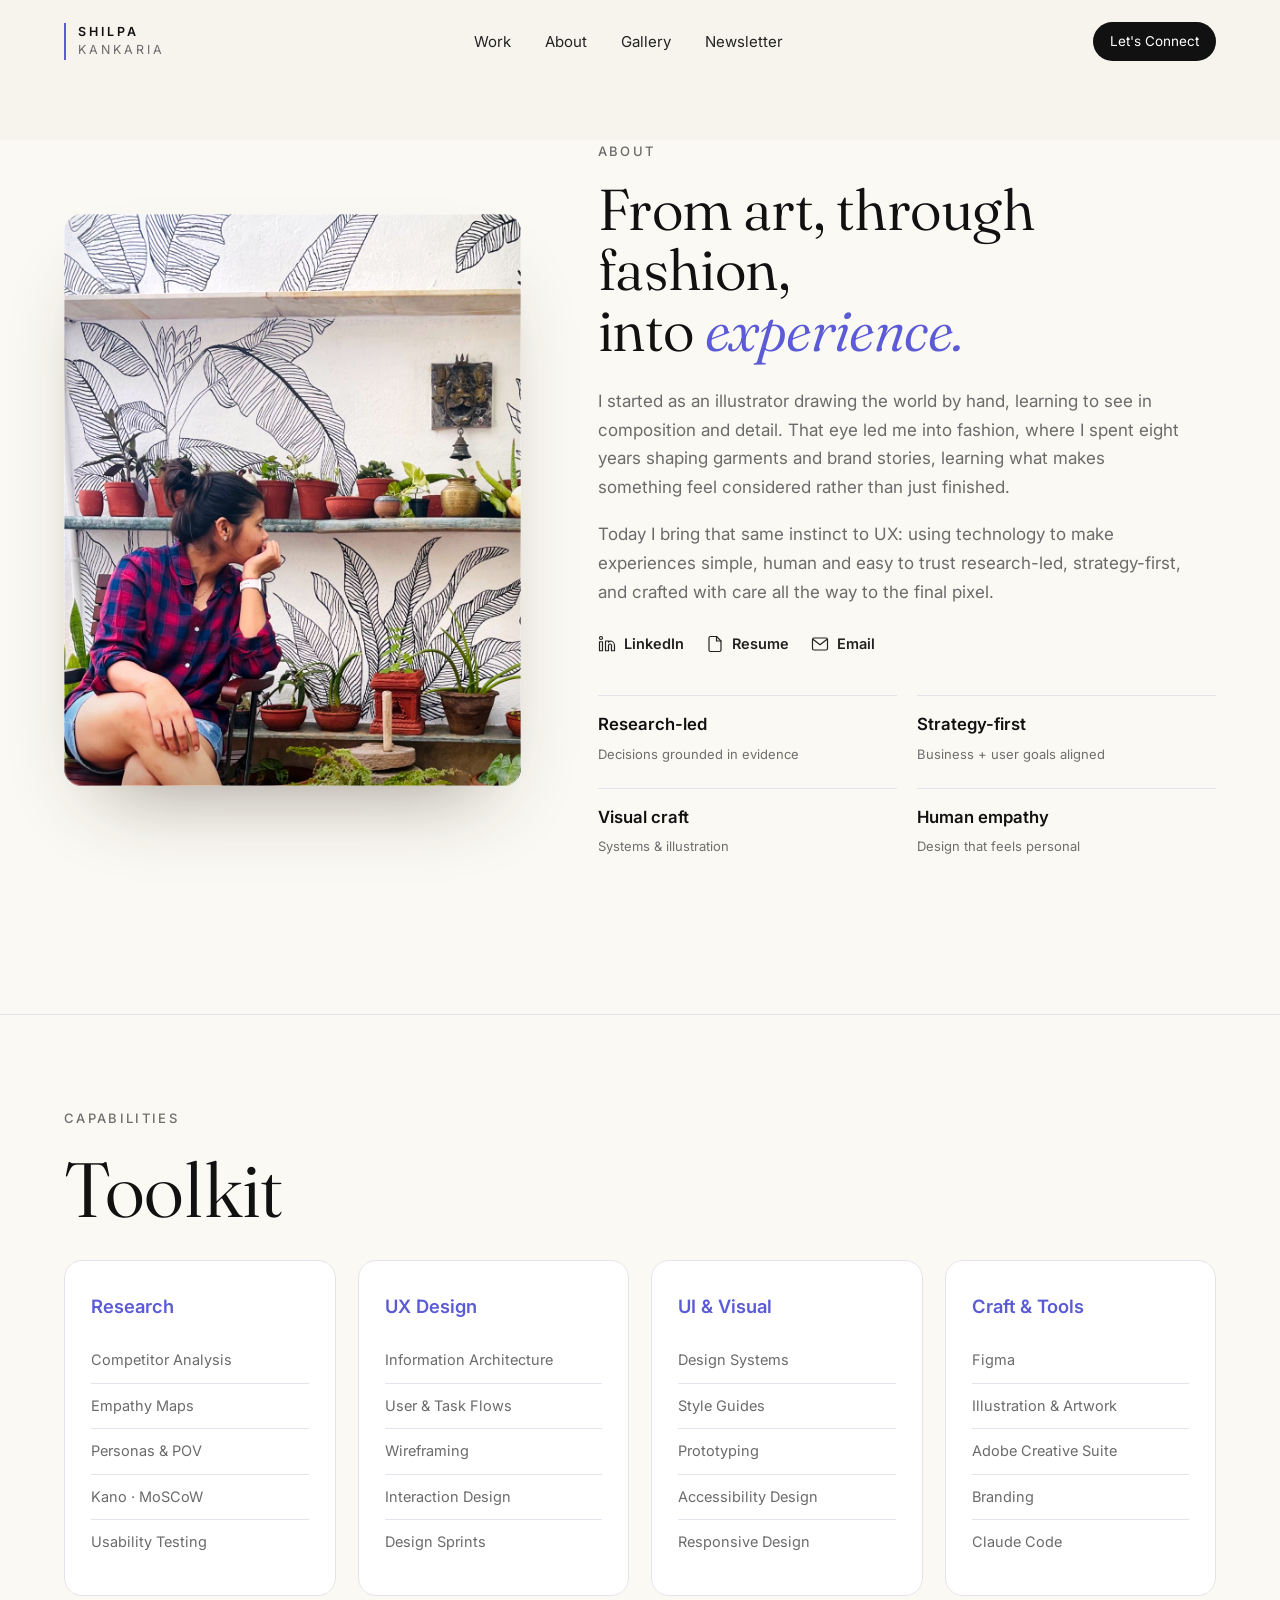
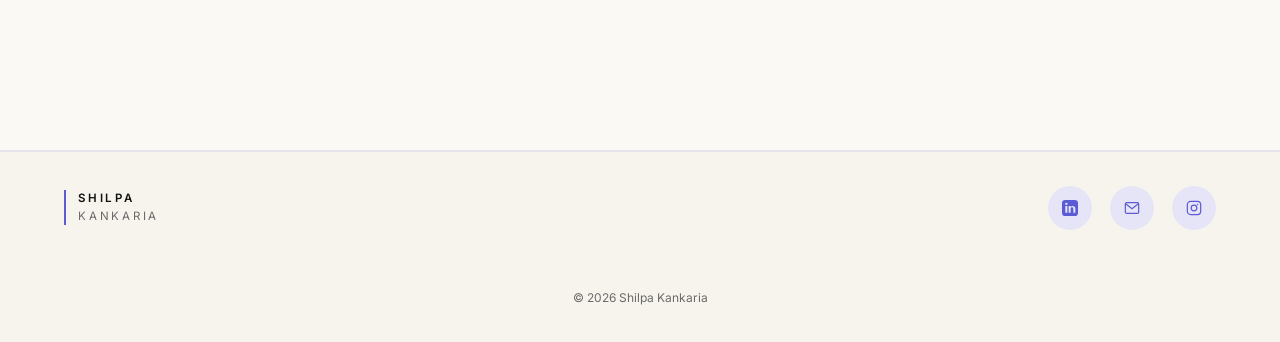
<file: about.html>
<!DOCTYPE html>
<html lang="en">
<head>
<meta charset="UTF-8" />
<meta name="viewport" content="width=device-width, initial-scale=1.0" />
<link rel="icon" type="image/png" sizes="32x32" href="/assets/favicon-32.png" />
<link rel="icon" type="image/png" sizes="16x16" href="/assets/favicon-16.png" />
<link rel="apple-touch-icon" href="/assets/apple-touch-icon.png" />
<title>About Shilpa Kankaria</title>
<meta name="description" content="Shilpa Kankaria's path from art and fashion into UX design background, process (Discover, Define, Develop, Deliver), and toolkit." />
<meta property="og:title" content="About Shilpa Kankaria" />
<meta property="og:description" content="Shilpa Kankaria's path from art and fashion into UX design background, process, and toolkit." />
<meta property="og:image" content="https://www.shilpakankaria.com/assets/social-preview.jpg" />
<meta property="og:url" content="https://www.shilpakankaria.com/about.html" />
<meta property="og:type" content="profile" />
<meta name="twitter:card" content="summary_large_image" />
<meta name="twitter:title" content="About Shilpa Kankaria" />
<meta name="twitter:description" content="Shilpa Kankaria's path from art and fashion into UX design." />
<meta name="twitter:image" content="https://www.shilpakankaria.com/assets/social-preview.jpg" />
<link rel="preconnect" href="https://fonts.googleapis.com" />
<link rel="preconnect" href="https://fonts.gstatic.com" crossorigin />
<link href="https://fonts.googleapis.com/css2?family=Fraunces:ital,opsz,wght@0,9..144,300..900;1,9..144,300..900&family=Inter:wght@300;400;500;600;700;800&display=swap" rel="stylesheet" />
<link rel="stylesheet" href="styles.css" />
</head>
<body>
<div class="scroll-progress" id="scrollProgress"></div>
<div class="cursor" id="cursor"></div><div class="cursor-dot" id="cursorDot"></div>

<a class="skip-link" href="#main-content">Skip to main content</a>
<header class="nav scrolled" id="nav">
  <a href="index.html" class="nav-logo" aria-label="Shilpa Kankaria home"><span class="logo-stack">Shilpa<span>Kankaria</span></span></a>
    <nav class="nav-links" id="navLinks">
    <a href="work.html" data-link>Work</a>
    <a href="about.html" data-link>About</a>
    <a href="gallery.html" data-link>Gallery</a>
    <a href="newsletter.html" data-link>Newsletter</a>
  </nav>
  <a href="contact.html" class="nav-cta" data-hover>Let's Connect</a>
  <button class="nav-burger" id="navBurger" aria-label="Menu"><span></span><span></span></button>
</header>

<main id="main-content" style="padding-top:clamp(100px,12vw,140px)">
<section class="section about" style="padding-top:0">
  <div class="about-grid">
    <div class="about-portrait reveal">
      <img src="assets/profile/wallart-sitting.jpg" alt="Shilpa Kankaria sitting in front of her hand-painted botanical mural" class="about-img cover-img" />
    </div>
    <div class="about-copy">
      <p class="eyebrow reveal">About</p>
      <h1 class="about-title reveal">From art, through fashion,<br>into <em>experience.</em></h1>
      <p class="reveal">I started as an illustrator drawing the world by hand, learning to see in
      composition and detail. That eye led me into fashion, where I spent eight years shaping garments
      and brand stories, learning what makes something feel considered rather than just finished.</p>
      <p class="reveal">Today I bring that same instinct to UX: using technology to make experiences
      simple, human and easy to trust research-led, strategy-first, and crafted with care all the way
      to the final pixel.</p>
      <div class="about-links reveal">
        <a href="https://www.linkedin.com/in/shilpa-kankaria/" target="_blank" rel="noopener" data-hover>
          <svg viewBox="0 0 24 24" fill="none" stroke="currentColor" stroke-width="1.6" stroke-linecap="round" stroke-linejoin="round"><path d="M16 8a6 6 0 0 1 6 6v7h-4v-7a2 2 0 0 0-4 0v7h-4V8h4v1.5A6 6 0 0 1 16 8Z"/><rect x="2" y="9" width="4" height="12"/><circle cx="4" cy="4" r="2"/></svg>
          LinkedIn
        </a>
        <a href="assets/Shilpa-Resume.pdf" target="_blank" rel="noopener" data-hover>
          <svg viewBox="0 0 24 24" fill="none" stroke="currentColor" stroke-width="1.6" stroke-linecap="round" stroke-linejoin="round"><path d="M14 2H6a2 2 0 0 0-2 2v16a2 2 0 0 0 2 2h12a2 2 0 0 0 2-2V8Z"/><path d="M14 2v6h6"/></svg>
          Resume
        </a>
        <a href="mailto:shilpakankaria60@gmail.com" data-hover>
          <svg viewBox="0 0 24 24" fill="none" stroke="currentColor" stroke-width="1.6" stroke-linecap="round" stroke-linejoin="round"><rect x="2" y="4" width="20" height="16" rx="2"/><path d="m3 6 9 7 9-7"/></svg>
          Email
        </a>
      </div>
      <div class="about-pillars reveal">
        <div class="pillar"><strong>Research-led</strong><span>Decisions grounded in evidence</span></div>
        <div class="pillar"><strong>Strategy-first</strong><span>Business + user goals aligned</span></div>
        <div class="pillar"><strong>Visual craft</strong><span>Systems &amp; illustration</span></div>
        <div class="pillar"><strong>Human empathy</strong><span>Design that feels personal</span></div>
      </div>
    </div>
  </div>
</section>

<section class="section skills">
  <div class="skills-grid">
    <div class="skills-head reveal">
      <p class="eyebrow">Capabilities</p>
      <h2 class="section-title">Toolkit</h2>
    </div>
    <div class="skill-block reveal"><h3>Research</h3><ul><li>Competitor Analysis</li><li>Empathy Maps</li><li>Personas &amp; POV</li><li>Kano · MoSCoW</li><li>Usability Testing</li></ul></div>
    <div class="skill-block reveal"><h3>UX Design</h3><ul><li>Information Architecture</li><li>User &amp; Task Flows</li><li>Wireframing</li><li>Interaction Design</li><li>Design Sprints</li></ul></div>
    <div class="skill-block reveal"><h3>UI &amp; Visual</h3><ul><li>Design Systems</li><li>Style Guides</li><li>Prototyping</li><li>Accessibility Design</li><li>Responsive Design</li></ul></div>
    <div class="skill-block reveal"><h3>Craft &amp; Tools</h3><ul><li>Figma</li><li>Illustration &amp; Artwork</li><li>Adobe Creative Suite</li><li>Branding</li><li>Claude Code</li></ul></div>
  </div>
</section>
</main>

<footer class="footer">
  <div class="footer-row">
    <span class="footer-logo"><span class="logo-stack">Shilpa<span>Kankaria</span></span></span>
    <div class="footer-links">
      <a href="https://www.linkedin.com/in/shilpa-kankaria/" target="_blank" rel="noopener" aria-label="LinkedIn" data-hover><svg viewBox="0 0 24 24" fill="currentColor"><path d="M19 0H5a5 5 0 0 0-5 5v14a5 5 0 0 0 5 5h14a5 5 0 0 0 5-5V5a5 5 0 0 0-5-5ZM8 19H5V9h3ZM6.5 7.5A1.75 1.75 0 1 1 8.3 5.75 1.78 1.78 0 0 1 6.5 7.5ZM20 19h-3v-5.6c0-3.37-4-3.12-4 0V19h-3V9h3v1.76c1.4-2.59 7-2.78 7 2.48Z"/></svg></a>
      <a href="mailto:shilpakankaria60@gmail.com" aria-label="Email" data-hover><svg viewBox="0 0 24 24" fill="none" stroke="currentColor" stroke-width="1.8" stroke-linecap="round" stroke-linejoin="round"><rect x="2" y="4" width="20" height="16" rx="2"/><path d="m3 6 9 7 9-7"/></svg></a>
      <a href="https://www.instagram.com/spilled_hues" target="_blank" rel="noopener" aria-label="Instagram" data-hover><svg viewBox="0 0 24 24" fill="none" stroke="currentColor" stroke-width="1.8" stroke-linecap="round" stroke-linejoin="round"><rect x="2" y="2" width="20" height="20" rx="5"/><circle cx="12" cy="12" r="4.2"/><circle cx="17.3" cy="6.7" r="1.1" fill="currentColor" stroke="none"/></svg></a>
    </div>

    </div>
  <p class="footer-copy">&copy; 2026 Shilpa Kankaria</p>
</footer>
<script src="script.js"></script>
</body>
</html>
</file>
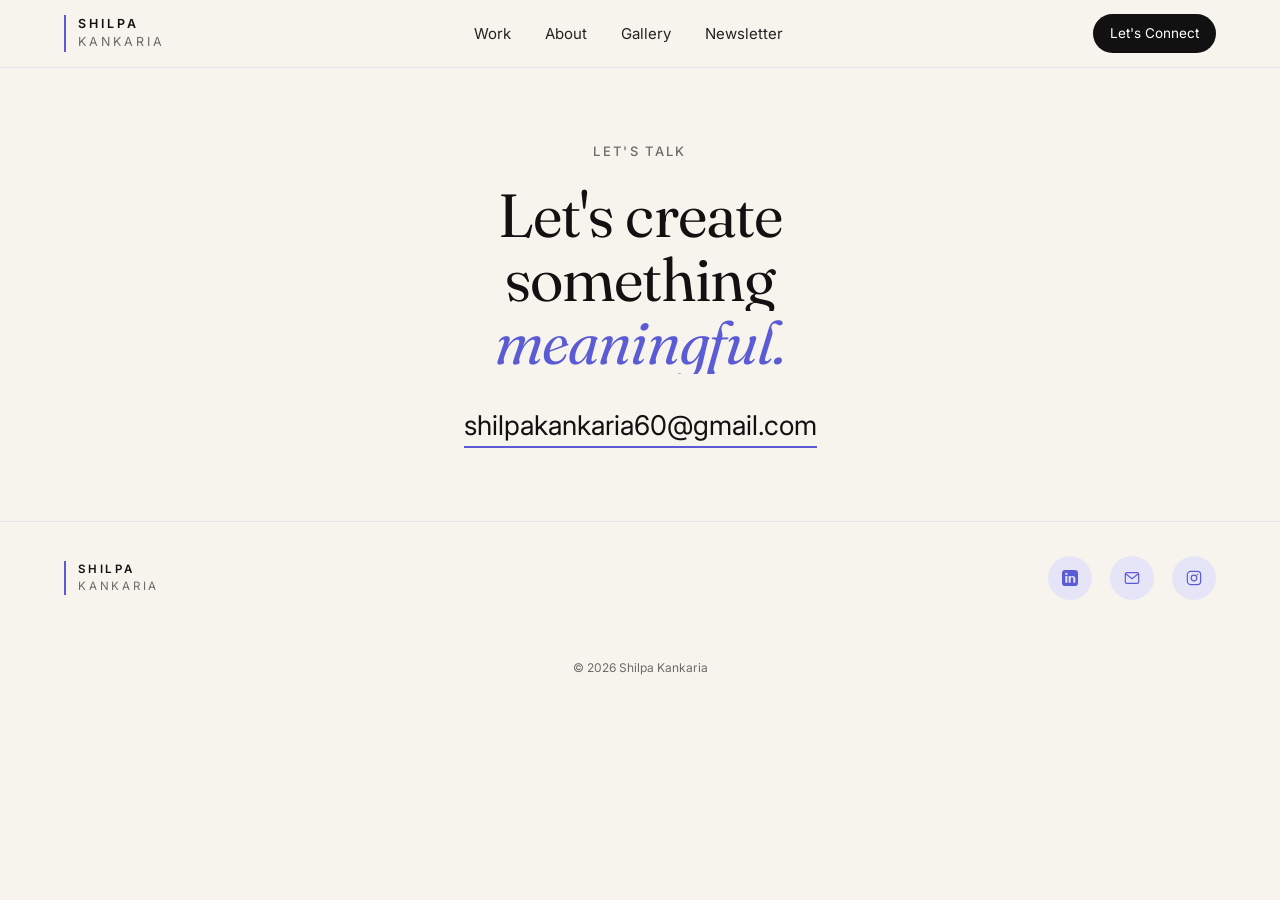
<file: contact.html>
<!DOCTYPE html>
<html lang="en">
<head>
<meta charset="UTF-8" />
<meta name="viewport" content="width=device-width, initial-scale=1.0" />
<link rel="icon" type="image/png" sizes="32x32" href="/assets/favicon-32.png" />
<link rel="icon" type="image/png" sizes="16x16" href="/assets/favicon-16.png" />
<link rel="apple-touch-icon" href="/assets/apple-touch-icon.png" />
<title>Contact Shilpa Kankaria</title>
<meta name="description" content="Get in touch with Shilpa Kankaria UX & product designer and illustrator, open to new collaborations." />
<meta property="og:title" content="Contact Shilpa Kankaria" />
<meta property="og:description" content="Get in touch with Shilpa Kankaria UX & product designer and illustrator, open to new collaborations." />
<meta property="og:image" content="https://www.shilpakankaria.com/assets/social-preview.jpg" />
<meta property="og:url" content="https://www.shilpakankaria.com/contact.html" />
<meta property="og:type" content="website" />
<meta name="twitter:card" content="summary_large_image" />
<meta name="twitter:title" content="Contact Shilpa Kankaria" />
<meta name="twitter:description" content="Get in touch with Shilpa Kankaria UX & product designer and illustrator, open to new collaborations." />
<meta name="twitter:image" content="https://www.shilpakankaria.com/assets/social-preview.jpg" />

<link rel="preconnect" href="https://fonts.googleapis.com" />
<link rel="preconnect" href="https://fonts.gstatic.com" crossorigin />
<link href="https://fonts.googleapis.com/css2?family=Fraunces:ital,opsz,wght@0,9..144,300..900;1,9..144,300..900&family=Inter:wght@300;400;500;600;700;800&display=swap" rel="stylesheet" />
<link rel="stylesheet" href="styles.css" />
</head>
<body>
<div class="scroll-progress" id="scrollProgress"></div>
<div class="cursor" id="cursor"></div><div class="cursor-dot" id="cursorDot"></div>

<a class="skip-link" href="#main-content">Skip to main content</a>
<header class="nav scrolled" id="nav">
  <a href="index.html" class="nav-logo" aria-label="Shilpa Kankaria home"><span class="logo-stack">Shilpa<span>Kankaria</span></span></a>
    <nav class="nav-links" id="navLinks">
    <a href="work.html" data-link>Work</a>
    <a href="about.html" data-link>About</a>
    <a href="gallery.html" data-link>Gallery</a>
    <a href="newsletter.html" data-link>Newsletter</a>
  </nav>
  <a href="contact.html" class="nav-cta" data-hover>Let's Connect</a>
  <button class="nav-burger" id="navBurger" aria-label="Menu"><span></span><span></span></button>
</header>

<main id="main-content" style="padding-top:clamp(100px,12vw,140px)">
<section class="section contact" style="padding-top:0">
  <p class="eyebrow reveal">Let's talk</p>
  <h1 class="contact-title">
    <span class="line"><span>Let's create</span></span>
    <span class="line"><span>something</span></span>
    <span class="line"><span><em>meaningful.</em></span></span>
  </h1>
  <a href="mailto:shilpakankaria60@gmail.com" class="contact-mail" data-hover>shilpakankaria60@gmail.com</a>
</section>
</main>

<footer class="footer">
  <div class="footer-row">
    <span class="footer-logo"><span class="logo-stack">Shilpa<span>Kankaria</span></span></span>
    <div class="footer-links">
      <a href="https://www.linkedin.com/in/shilpa-kankaria/" target="_blank" rel="noopener" aria-label="LinkedIn" data-hover><svg viewBox="0 0 24 24" fill="currentColor"><path d="M19 0H5a5 5 0 0 0-5 5v14a5 5 0 0 0 5 5h14a5 5 0 0 0 5-5V5a5 5 0 0 0-5-5ZM8 19H5V9h3ZM6.5 7.5A1.75 1.75 0 1 1 8.3 5.75 1.78 1.78 0 0 1 6.5 7.5ZM20 19h-3v-5.6c0-3.37-4-3.12-4 0V19h-3V9h3v1.76c1.4-2.59 7-2.78 7 2.48Z"/></svg></a>
      <a href="mailto:shilpakankaria60@gmail.com" aria-label="Email" data-hover><svg viewBox="0 0 24 24" fill="none" stroke="currentColor" stroke-width="1.8" stroke-linecap="round" stroke-linejoin="round"><rect x="2" y="4" width="20" height="16" rx="2"/><path d="m3 6 9 7 9-7"/></svg></a>
      <a href="https://www.instagram.com/spilled_hues" target="_blank" rel="noopener" aria-label="Instagram" data-hover><svg viewBox="0 0 24 24" fill="none" stroke="currentColor" stroke-width="1.8" stroke-linecap="round" stroke-linejoin="round"><rect x="2" y="2" width="20" height="20" rx="5"/><circle cx="12" cy="12" r="4.2"/><circle cx="17.3" cy="6.7" r="1.1" fill="currentColor" stroke="none"/></svg></a>
    </div>

    </div>
  <p class="footer-copy">&copy; 2026 Shilpa Kankaria</p>
</footer>
<script src="script.js"></script>
</body>
</html>
</file>
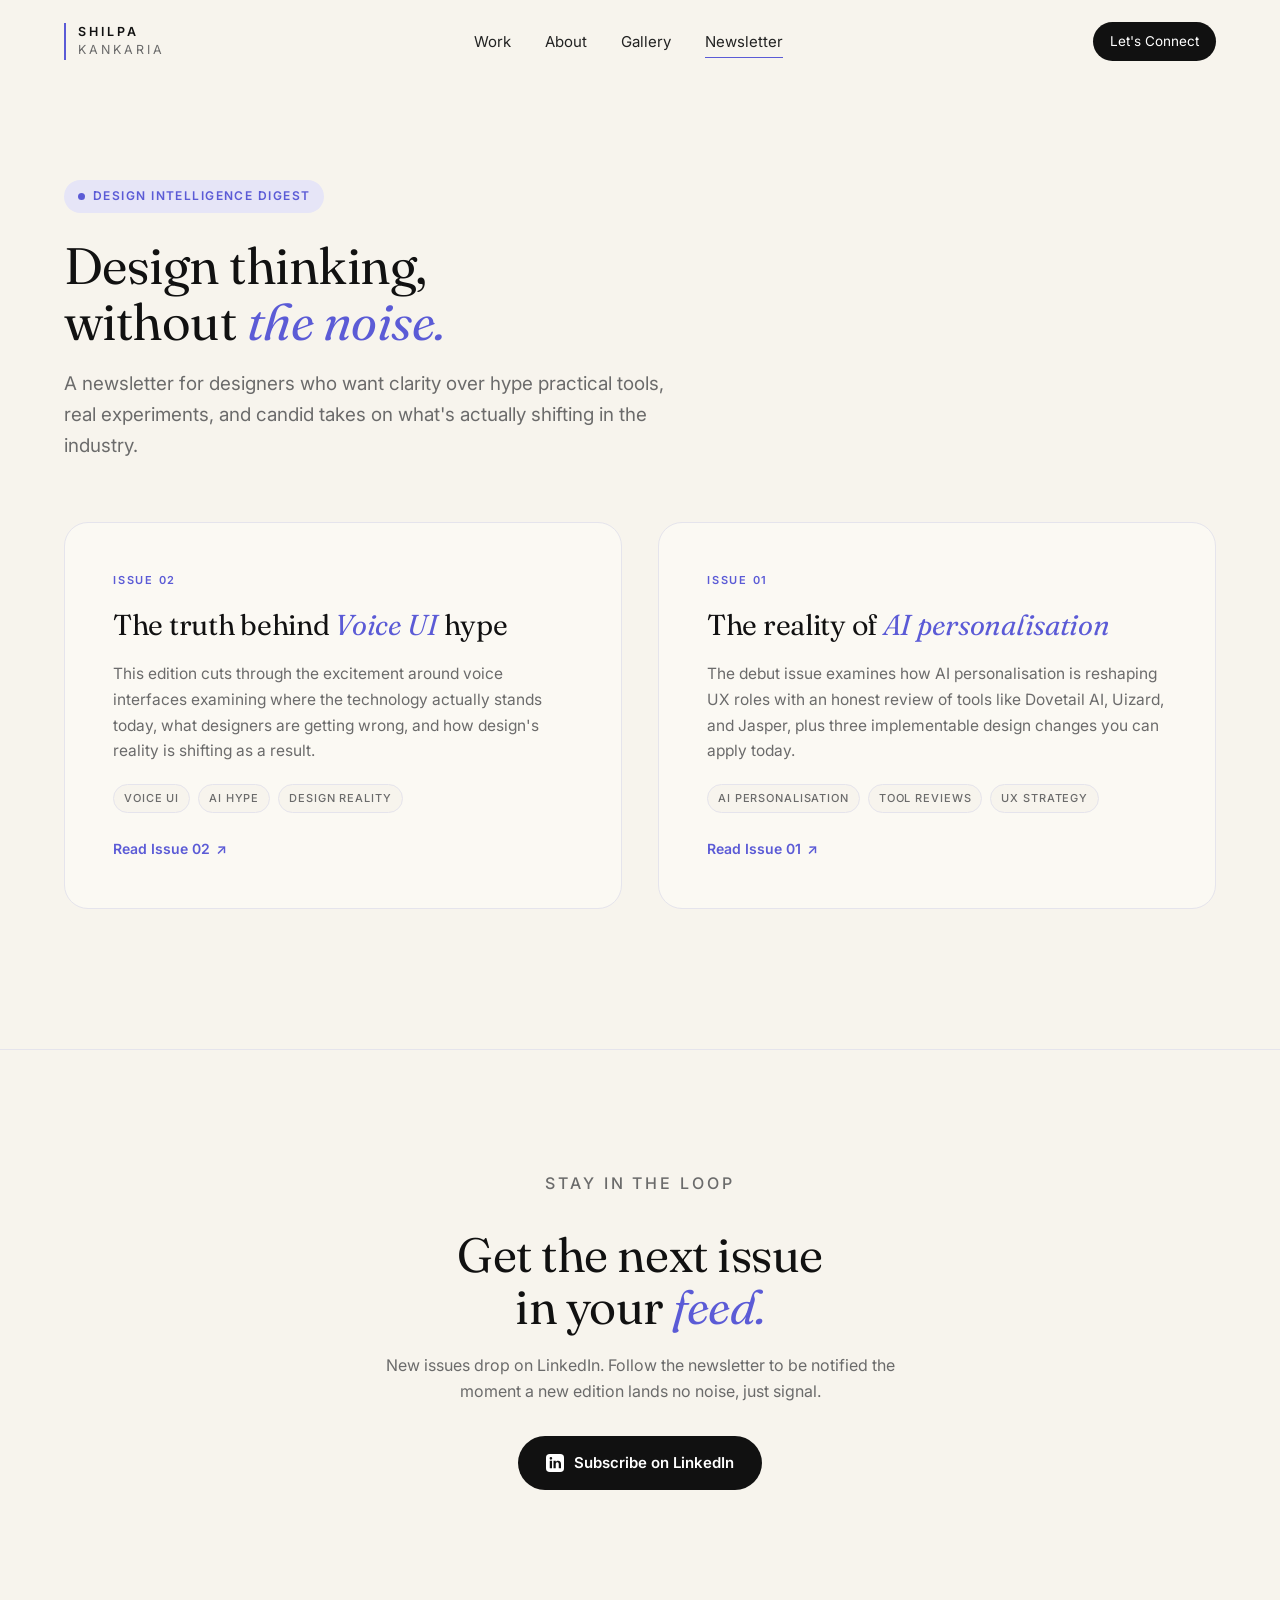
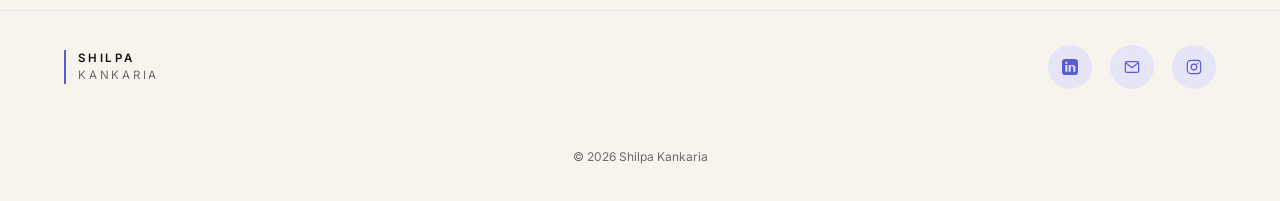
<file: newsletter.html>
<!DOCTYPE html>
<html lang="en">
<head>
<meta charset="UTF-8" />
<meta name="viewport" content="width=device-width, initial-scale=1.0" />
<link rel="icon" type="image/png" sizes="32x32" href="/assets/favicon-32.png" />
<link rel="icon" type="image/png" sizes="16x16" href="/assets/favicon-16.png" />
<link rel="apple-touch-icon" href="/assets/apple-touch-icon.png" />
<title>Newsletter Shilpa Kankaria</title>
<meta name="description" content="Design Intelligence Digest Shilpa Kankaria's newsletter on AI in UX, practical tools, and what actually works for designers today." />
<meta property="og:title" content="Design Intelligence Digest Shilpa Kankaria" />
<meta property="og:description" content="A newsletter on AI in UX, practical tools, and what actually works for designers today." />
<meta property="og:image" content="https://www.shilpakankaria.com/assets/social-preview.jpg" />
<meta property="og:url" content="https://www.shilpakankaria.com/newsletter.html" />
<meta property="og:type" content="website" />
<link rel="preconnect" href="https://fonts.googleapis.com" />
<link rel="preconnect" href="https://fonts.gstatic.com" crossorigin />
<link href="https://fonts.googleapis.com/css2?family=Fraunces:ital,opsz,wght@0,9..144,300..900;1,9..144,300..900&family=Inter:wght@300;400;500;600;700&display=swap" rel="stylesheet" />
<link rel="stylesheet" href="styles.css" />
<style>
.nl-hero{max-width:var(--max);margin:0 auto;padding:clamp(120px,16vw,180px) var(--pad) clamp(40px,6vw,60px)}
.nl-hero-tag{display:inline-flex;align-items:center;gap:8px;background:var(--accent-soft);
  color:var(--accent);font-size:12px;font-weight:600;letter-spacing:.12em;text-transform:uppercase;
  padding:6px 14px;border-radius:40px;margin-bottom:1.6rem}
.nl-hero-tag .dot{width:7px;height:7px;border-radius:50%;background:var(--accent);
  animation:pulse 2s infinite}
.nl-title{font-family:'Fraunces',serif;font-weight:380;letter-spacing:-.01em;
  font-size:clamp(1.8rem,4vw,3.2rem);line-height:1.08;margin-bottom:1.2rem}
.nl-title em{font-style:italic;color:var(--accent)}
.nl-sub{max-width:52ch;color:var(--muted);font-size:clamp(1rem,1.5vw,1.18rem);line-height:1.65}

.nl-issues{max-width:var(--max);margin:0 auto;padding:0 var(--pad) clamp(80px,12vw,140px)}
.nl-grid{display:grid;grid-template-columns:1fr 1fr;gap:clamp(20px,3vw,36px)}
.nl-card{background:var(--bg-2);border:1.5px solid var(--line);border-radius:24px;
  padding:clamp(28px,4vw,48px);display:flex;flex-direction:column;gap:20px;
  transition:border-color .35s var(--ease),transform .35s var(--ease),box-shadow .35s var(--ease);
  text-decoration:none;color:inherit}
.nl-card:hover{border-color:var(--accent);transform:translateY(-4px);
  box-shadow:0 24px 50px -28px rgba(91,91,214,.18)}
.nl-issue-num{font-size:11px;font-weight:600;letter-spacing:.16em;text-transform:uppercase;
  color:var(--accent)}
.nl-card h2{font-family:'Fraunces',serif;font-weight:380;font-size:clamp(1.3rem,2.4vw,1.8rem);
  line-height:1.12;letter-spacing:-.01em}
.nl-card h2 em{font-style:italic;color:var(--accent)}
.nl-card p{color:var(--muted);font-size:.97rem;line-height:1.65;flex:1}
.nl-tags{display:flex;gap:8px;flex-wrap:wrap}
.nl-tag{font-size:11px;font-weight:500;letter-spacing:.08em;text-transform:uppercase;
  color:var(--muted);background:var(--bg);border:1px solid var(--line);
  padding:4px 10px;border-radius:20px}
.nl-read{display:inline-flex;align-items:center;gap:6px;font-size:14px;font-weight:600;
  color:var(--accent);margin-top:4px}
.nl-read .arr{transition:transform .3s var(--ease)}
.nl-card:hover .arr{transform:translate(4px,-4px)}

.nl-subscribe{background:var(--bg);border-top:1px solid var(--line);
  padding:clamp(60px,10vw,120px) var(--pad);text-align:center}
.nl-subscribe-inner{max-width:540px;margin:0 auto}
.nl-subscribe h2{font-family:'Fraunces',serif;font-weight:380;letter-spacing:-.01em;
  font-size:clamp(1.8rem,4vw,3rem);line-height:1.08;margin:1rem 0 1.2rem;color:var(--ink)}
.nl-subscribe h2 em{font-style:italic;color:var(--accent)}
.nl-subscribe p{color:var(--muted);font-size:1rem;line-height:1.65;margin-bottom:2rem}
.nl-subscribe-btn{display:inline-flex;align-items:center;gap:10px;background:var(--ink);
  color:#fff;font-family:'Inter',sans-serif;font-weight:600;font-size:15px;
  padding:14px 28px;border-radius:40px;transition:.3s var(--ease)}
.nl-subscribe-btn:hover{background:var(--accent);transform:translateY(-2px)}
.nl-subscribe-btn svg{width:18px;height:18px}

@media(max-width:680px){
  .nl-grid{grid-template-columns:minmax(0,1fr)}
}
</style>
</head>
<body>


<div class="scroll-progress" id="scrollProgress"></div>
<div class="cursor" id="cursor"></div>
<div class="cursor-dot" id="cursorDot"></div>

<a class="skip-link" href="#main">Skip to main content</a>
<header class="nav" id="nav">
  <a href="index.html" class="nav-logo" aria-label="Shilpa Kankaria home"><span class="logo-stack">Shilpa<span>Kankaria</span></span></a>
  <nav class="nav-links" id="navLinks">
    <a href="work.html" data-link>Work</a>
    <a href="about.html" data-link>About</a>
    <a href="gallery.html" data-link>Gallery</a>
    <a href="newsletter.html" data-link class="active">Newsletter</a>
  </nav>
  <a href="contact.html" class="nav-cta" data-hover>Let's Connect</a>
  <button class="nav-burger" id="navBurger" aria-label="Menu"><span></span><span></span></button>
</header>

<main id="main">

<!-- HERO -->
<section class="nl-hero">
  <div class="nl-hero-tag reveal">
    <span class="dot"></span>
    Design Intelligence Digest
  </div>
  <h1 class="nl-title reveal">Design thinking,<br>without <em>the noise.</em></h1>
  <p class="nl-sub reveal">A newsletter for designers who want clarity over hype practical tools, real experiments, and candid takes on what's actually shifting in the industry.</p>
</section>

<!-- ISSUES -->
<section class="nl-issues">
  <div class="nl-grid">

    <!-- Issue 02 -->
    <a href="https://www.linkedin.com/pulse/design-intelligence-digest-shilpa-kankaria-dmoje" target="_blank" rel="noopener" class="nl-card reveal" data-hover>
      <span class="nl-issue-num">Issue 02</span>
      <h2>The truth behind <em>Voice UI</em> hype</h2>
      <p>This edition cuts through the excitement around voice interfaces examining where the technology actually stands today, what designers are getting wrong, and how design's reality is shifting as a result.</p>
      <div class="nl-tags">
        <span class="nl-tag">Voice UI</span>
        <span class="nl-tag">AI Hype</span>
        <span class="nl-tag">Design Reality</span>
      </div>
      <span class="nl-read">Read Issue 02 <span class="arr" aria-hidden="true">↗</span></span>
    </a>

    <!-- Issue 01 -->
    <a href="https://www.linkedin.com/pulse/design-intelligence-digest-shilpa-kankaria-qa8he" target="_blank" rel="noopener" class="nl-card reveal" data-hover>
      <span class="nl-issue-num">Issue 01</span>
      <h2>The reality of <em>AI personalisation</em></h2>
      <p>The debut issue examines how AI personalisation is reshaping UX roles with an honest review of tools like Dovetail AI, Uizard, and Jasper, plus three implementable design changes you can apply today.</p>
      <div class="nl-tags">
        <span class="nl-tag">AI Personalisation</span>
        <span class="nl-tag">Tool Reviews</span>
        <span class="nl-tag">UX Strategy</span>
      </div>
      <span class="nl-read">Read Issue 01 <span class="arr" aria-hidden="true">↗</span></span>
    </a>

  </div>
</section>

<!-- SUBSCRIBE -->
<section class="nl-subscribe">
  <div class="nl-subscribe-inner">
    <p class="eyebrow reveal">Stay in the loop</p>
    <h2 class="reveal">Get the next issue<br>in your <em>feed.</em></h2>
    <p class="reveal">New issues drop on LinkedIn. Follow the newsletter to be notified the moment a new edition lands no noise, just signal.</p>
    <a href="https://www.linkedin.com/in/shilpa-kankaria/" target="_blank" rel="noopener" class="nl-subscribe-btn reveal" data-hover>
      <svg viewBox="0 0 24 24" fill="currentColor" aria-hidden="true"><path d="M19 0H5a5 5 0 0 0-5 5v14a5 5 0 0 0 5 5h14a5 5 0 0 0 5-5V5a5 5 0 0 0-5-5ZM8 19H5V9h3ZM6.5 7.5A1.75 1.75 0 1 1 8.3 5.75 1.78 1.78 0 0 1 6.5 7.5ZM20 19h-3v-5.6c0-3.37-4-3.12-4 0V19h-3V9h3v1.76c1.4-2.59 7-2.78 7 2.48Z"/></svg>
      Subscribe on LinkedIn
    </a>
  </div>
</section>

</main>

<footer class="footer">
  <div class="footer-row">
    <span class="footer-logo"><span class="logo-stack">Shilpa<span>Kankaria</span></span></span>
    <div class="footer-links">
      <a href="https://www.linkedin.com/in/shilpa-kankaria/" target="_blank" rel="noopener" aria-label="LinkedIn" data-hover><svg viewBox="0 0 24 24" fill="currentColor"><path d="M19 0H5a5 5 0 0 0-5 5v14a5 5 0 0 0 5 5h14a5 5 0 0 0 5-5V5a5 5 0 0 0-5-5ZM8 19H5V9h3ZM6.5 7.5A1.75 1.75 0 1 1 8.3 5.75 1.78 1.78 0 0 1 6.5 7.5ZM20 19h-3v-5.6c0-3.37-4-3.12-4 0V19h-3V9h3v1.76c1.4-2.59 7-2.78 7 2.48Z"/></svg></a>
      <a href="mailto:shilpakankaria60@gmail.com" aria-label="Email" data-hover><svg viewBox="0 0 24 24" fill="none" stroke="currentColor" stroke-width="1.8" stroke-linecap="round" stroke-linejoin="round"><rect x="2" y="4" width="20" height="16" rx="2"/><path d="m3 6 9 7 9-7"/></svg></a>
      <a href="https://www.instagram.com/spilled_hues" target="_blank" rel="noopener" aria-label="Instagram" data-hover><svg viewBox="0 0 24 24" fill="none" stroke="currentColor" stroke-width="1.8" stroke-linecap="round" stroke-linejoin="round"><rect x="2" y="2" width="20" height="20" rx="5"/><circle cx="12" cy="12" r="4.2"/><circle cx="17.3" cy="6.7" r="1.1" fill="currentColor" stroke="none"/></svg></a>
    </div>
  </div>
  <p class="footer-copy">&copy; 2026 Shilpa Kankaria</p>
</footer>

<script src="script.js"></script>
</body>
</html>
</file>
<file: styles.css>
/* ============================================================
   Shilpa — Portfolio  •  Crafting Experiences Through Design
   ============================================================ */

:root{
  --bg:#F7F4ED;
  --bg-2:#FBF9F3;
  --ink:#111111;
  --ink-2:#222222;
  --muted:#6B6B6B;
  --muted-2:#6E6E6E;     /* darkened from #8A8A8A — was 3.14:1 on --bg, fails WCAG AA; now 4.64:1 */
  --line:#E5E4EC;
  --accent:#5B5BD6;      /* refined periwinkle-violet */
  --accent-soft:#E6E5F7;
  --dark:#14131A;
  --max:1440px;
  --pad:clamp(20px,5vw,90px);
  --r:18px;
  --ease:cubic-bezier(.16,1,.3,1);
}

*{margin:0;padding:0;box-sizing:border-box}
a:focus-visible,button:focus-visible,[tabindex]:focus-visible,summary:focus-visible,
input:focus-visible,textarea:focus-visible{
  outline:2px solid var(--accent);outline-offset:3px;border-radius:4px}
.skip-link{position:absolute;top:-100px;left:12px;z-index:9999;background:var(--ink);color:#fff;
  padding:12px 20px;border-radius:8px;font-size:14px;font-weight:600;transition:top .2s var(--ease)}
.skip-link:focus{top:12px}
html{scroll-behavior:smooth;-webkit-font-smoothing:antialiased;overflow-x:hidden;max-width:100vw}
body{
  background:var(--bg);color:var(--ink);
  font-family:'Inter',system-ui,sans-serif;
  font-size:17px;line-height:1.7;font-weight:400;
  overflow-x:hidden;
}
body.nav-open{position:fixed;inset:0;overflow:hidden}
@media (max-width:600px){body{font-size:16px}}
a{color:inherit;text-decoration:none}
em{font-style:italic;color:var(--accent)}
::selection{background:var(--accent);color:#fff}

.eyebrow{
  font-size:13px;letter-spacing:.18em;text-transform:uppercase;
  color:var(--muted);font-weight:500;margin-bottom:1.4rem;
}

/* ---------- Loader ---------- */
.loader{position:fixed;inset:0;background:var(--dark);z-index:9999;
  display:flex;align-items:center;justify-content:center;color:#fff;
  transition:transform 1s var(--ease);}
.loader.done{transform:translateY(-100%)}
.loader-inner{text-align:center;font-family:'Fraunces',serif}
.loader-word{display:block;font-size:clamp(2rem,7vw,4.5rem);font-weight:300;
  line-height:1.05;opacity:0;transform:translateY(20px);
  animation:lw .8s var(--ease) forwards}
.loader-word:nth-child(2){animation-delay:.15s;font-style:italic;color:var(--accent)}
.loader-count{display:block;margin-top:1.5rem;font-family:'Inter';
  font-size:13px;letter-spacing:.3em;color:var(--muted-2)}
@keyframes lw{to{opacity:1;transform:translateY(0)}}

/* ---------- Scroll progress ---------- */
.scroll-progress{position:fixed;top:0;left:0;height:3px;width:0;
  background:var(--accent);z-index:1000}

/* ---------- Cursor ---------- */
.cursor{position:fixed;width:20px;height:20px;pointer-events:none;z-index:9000;
  transform:translate(-50%,-50%) scale(1);transition:width .3s var(--ease),height .3s var(--ease),
  transform .3s var(--ease),opacity .4s;opacity:0;animation:cursor-twinkle 2.4s ease-in-out infinite;
  background-image:url("data:image/svg+xml,%3Csvg xmlns='http://www.w3.org/2000/svg' viewBox='0 0 40 40'%3E%3Cpath d='M20 2 C20 12 12 20 2 20 C12 20 20 28 20 38 C20 28 28 20 38 20 C28 20 20 12 20 2Z' fill='%235B5BD6'/%3E%3C/svg%3E");
  background-size:contain;background-repeat:no-repeat}
.cursor-dot{position:fixed;width:5px;height:5px;background:var(--accent);
  border-radius:50%;pointer-events:none;z-index:9001;transform:translate(-50%,-50%);opacity:0}
.cursor.grow{width:28px;height:28px}
@keyframes cursor-twinkle{0%,100%{opacity:.55;transform:translate(-50%,-50%) scale(.85)}50%{opacity:1;transform:translate(-50%,-50%) scale(1.05)}}
.cursor.grow{animation:none}
@media (hover:none){.cursor,.cursor-dot{display:none}}

/* ---------- Nav ---------- */
.nav{position:fixed;top:0;left:0;right:0;z-index:800;
  display:flex;align-items:center;justify-content:space-between;
  padding:22px var(--pad);transition:padding .4s var(--ease),background .4s,box-shadow .4s}
.nav.scrolled{padding:14px var(--pad);background:rgba(247,244,237,.96);box-shadow:0 1px 0 var(--line)}
@media (min-width:881px){
  /* backdrop-filter makes .nav the containing block for its position:fixed
     .nav-links child, which breaks the full-screen mobile menu — so the
     blur is desktop-only, where .nav-links is never position:fixed. */
  .nav.scrolled{background:rgba(247,244,237,.78);backdrop-filter:blur(14px)}
}
.nav-logo{display:inline-flex;align-items:center}
.logo-stack{border-left:2px solid var(--accent);padding-left:12px;
  font-family:'Inter',sans-serif;font-weight:600;letter-spacing:.24em;text-transform:uppercase;
  font-size:.78rem;line-height:1.5;color:var(--ink);transition:border-color .4s var(--ease)}
.logo-stack span{display:block;font-weight:400;letter-spacing:.24em;color:var(--muted)}
.nav-logo:hover .logo-stack{border-color:var(--ink)}
.nav-links{display:flex;gap:34px}
.nav-links a{font-size:15px;color:var(--ink-2);position:relative;padding:4px 0}
.nav-links a::after{content:"";position:absolute;left:0;bottom:0;height:1.5px;width:0;
  background:var(--accent);transition:width .35s var(--ease)}
.nav-links a:hover::after,.nav-links a.active::after{width:100%}
.nav-cta{font-size:13.5px;padding:8px 17px;background:var(--ink);color:#fff;
  border-radius:40px;transition:transform .35s var(--ease),background .35s}
.nav-cta:hover{background:var(--accent);transform:translateY(-2px)}
.nav-burger{display:none;flex-direction:column;gap:5px;background:none;border:0;cursor:pointer}
.nav-burger span{width:24px;height:2px;background:var(--ink);transition:.3s}

@media (max-width:880px){
  .nav-links{position:fixed;inset:0;background:var(--dark);flex-direction:column;
    align-items:center;justify-content:center;gap:28px;transform:translateY(-100%);
    transition:transform .6s var(--ease);}
  .nav-links.open{transform:translateY(0)}
  .nav-links a{color:#fff;font-size:2rem;font-family:'Fraunces',serif}
  .nav-cta{display:none}
  .nav-burger{display:flex;z-index:801}
  .nav-burger.open span:first-child{transform:translateY(3.5px) rotate(45deg)}
  .nav-burger.open span:last-child{transform:translateY(-3.5px) rotate(-45deg);background:#fff}
  .nav-burger.open span{background:#fff}
}

/* ---------- Section base ---------- */
.section{max-width:var(--max);margin:0 auto;padding:clamp(80px,12vw,170px) var(--pad)}
.section.work{padding-top:clamp(40px,5vw,64px)}
.section-head{margin-bottom:clamp(40px,6vw,80px)}
.section-title{font-family:'Fraunces',serif;font-weight:340;line-height:1.02;
  font-size:clamp(2.4rem,6vw,5rem);letter-spacing:-.01em}
.work-page-title{font-size:clamp(1.7rem,4.2vw,3.5rem)}

/* ---------- Reveal ---------- */
.reveal{opacity:0;transform:translateY(34px);transition:opacity .9s var(--ease),transform .9s var(--ease)}
.reveal.in{opacity:1;transform:none}

/* ---------- Hero ---------- */
.hero{max-width:var(--max);margin:0 auto;padding:clamp(120px,16vw,200px) var(--pad) 0;position:relative}
.hero-bg{position:absolute;inset:-10% -6% auto -6%;height:120%;z-index:-1;overflow:hidden;
  pointer-events:none}
.hb{position:absolute;border-radius:50%;filter:blur(70px);opacity:.5;will-change:transform}
.hb-a{width:42vw;height:42vw;top:-12%;right:-6%;background:radial-gradient(circle,var(--accent-soft),transparent 70%);
  animation:hbDrift1 26s ease-in-out infinite}
.hb-b{width:30vw;height:30vw;top:32%;left:-8%;background:radial-gradient(circle,#FCE7E0,transparent 70%);
  animation:hbDrift2 22s ease-in-out infinite}
.hb-c{width:24vw;height:24vw;bottom:-8%;right:18%;background:radial-gradient(circle,#E6F2EA,transparent 70%);
  animation:hbDrift3 30s ease-in-out infinite}
@keyframes hbDrift1{0%,100%{transform:translate(0,0) scale(1)}50%{transform:translate(-4%,5%) scale(1.08)}}
@keyframes hbDrift2{0%,100%{transform:translate(0,0) scale(1)}50%{transform:translate(5%,-4%) scale(1.1)}}
@keyframes hbDrift3{0%,100%{transform:translate(0,0) scale(1)}50%{transform:translate(-3%,-6%) scale(.94)}}
@media (max-width:680px){.hb{filter:blur(40px)}}
.hero-grid{display:grid;grid-template-columns:1.05fr .95fr;gap:60px;align-items:center}
.hero-title{font-family:'Fraunces',serif;font-weight:340;
  font-size:clamp(2.4rem,6vw,5.2rem);line-height:1;letter-spacing:-.02em;margin-bottom:1.8rem}
.hero-title .line{display:block;overflow:hidden}
.hero-title .line>span{display:block;transform:translateY(110%);
  transition:transform 1s var(--ease)}
.hero-title.in .line>span{transform:translateY(0)}
.hero-title .line:nth-child(2)>span{transition-delay:.09s}
.hero-title .line:nth-child(3)>span{transition-delay:.18s}
.hero-sub{max-width:46ch;color:var(--muted);font-size:clamp(1rem,1.5vw,1.2rem);margin-bottom:2.4rem}
.hero-actions{display:flex;gap:16px;flex-wrap:wrap}
.btn{font-size:15px;font-weight:500;padding:15px 30px;border-radius:40px;
  transition:transform .35s var(--ease),background .35s,color .35s;display:inline-block}
.btn-dark{background:var(--ink);color:#fff}
.btn-dark:hover{background:var(--accent);transform:translateY(-3px)}
.btn-ghost{border:1px solid var(--ink);color:var(--ink)}
.btn-ghost:hover{background:var(--ink);color:#fff;transform:translateY(-3px)}

.hero-visual{position:relative;height:clamp(420px,46vw,580px);
  display:flex;align-items:center;justify-content:center}
.hv-card{position:absolute;border-radius:var(--r);background:#fff;z-index:4;
  box-shadow:0 26px 60px -30px rgba(0,0,0,.28)}
.cover-img{width:100%;height:100%;object-fit:cover;object-position:center;display:block}

/* ---------- Arch portrait + doodles ---------- */
.arch-wrap{position:relative;width:clamp(240px,30vw,360px);z-index:2}
.arch-frame{position:relative;aspect-ratio:3/4;border-radius:1000px 1000px 22px 22px;
  overflow:hidden;background:var(--accent-soft);
  box-shadow:0 36px 70px -34px rgba(40,30,80,.42);z-index:2}
.arch-frame img{transform:scale(1.55);object-position:50% 32%}
.arch-frame::after{content:"";position:absolute;inset:0;border-radius:inherit;
  border:1px solid rgba(255,255,255,.5);pointer-events:none}
.arch-ring{position:absolute;inset:-12px;border-radius:1000px 1000px 30px 30px;
  border:1.5px solid var(--accent);opacity:.55;z-index:1}
.arch-wrap .hv-tag{position:absolute;left:50%;bottom:16px;transform:translateX(-50%);
  z-index:3;background:rgba(0,0,0,.5);color:#fff;font-size:12px;letter-spacing:.05em;
  padding:6px 14px;border-radius:30px;backdrop-filter:blur(4px);white-space:nowrap}
.doodle{position:absolute;z-index:1;color:var(--accent);pointer-events:none;
  animation:floatDoodle 6s ease-in-out infinite}
.doodle svg{display:block;width:100%;height:100%;overflow:visible}
.doodle.d-star{width:46px;height:46px;top:-26px;left:-22px;animation-delay:.2s}
.doodle.d-squiggle{width:88px;height:30px;top:-6px;right:-46px;color:var(--ink-2);animation-delay:1s}
.doodle.d-sprig{width:54px;height:62px;bottom:34px;right:-40px;animation-delay:.6s}
.doodle.d-spiral{width:40px;height:40px;bottom:-22px;left:-12px;animation-delay:1.4s}
.doodle.d-dots{width:60px;height:24px;bottom:-30px;right:30px;animation-delay:.9s}
.doodle.d-arc{width:120px;height:50px;top:-46px;left:50%;transform:translateX(-50%);
  color:var(--accent);opacity:.7;animation-delay:.4s}
@keyframes floatDoodle{0%,100%{transform:translateY(0) rotate(0)}50%{transform:translateY(-8px) rotate(2deg)}}
.doodle.d-arc{animation-name:floatArc}
@keyframes floatArc{0%,100%{transform:translateX(-50%) translateY(0)}50%{transform:translateX(-50%) translateY(-6px)}}
.hv-tag{position:absolute;left:18px;bottom:18px;background:rgba(0,0,0,.5);color:#fff;
  font-size:12px;letter-spacing:.05em;padding:6px 12px;border-radius:30px;backdrop-filter:blur(4px)}
.hv-metric{padding:20px 22px;width:185px}
.hv-metric strong{font-family:'Fraunces',serif;font-weight:400;font-size:2.6rem;display:block;line-height:1}
.hv-metric strong span{font-size:1rem;color:var(--accent)}
.hv-metric p{font-size:13px;color:var(--muted);margin-top:6px;line-height:1.4}
.metric-a{top:2%;right:-4%}
.metric-b{bottom:6%;left:-8%}
.hv-chip{bottom:4%;left:-16%;background:var(--ink);color:#fff;font-size:13px;
  padding:11px 18px;display:flex;align-items:center;gap:9px;border-radius:40px;white-space:nowrap}
.hv-chip .dot{width:8px;height:8px;border-radius:50%;background:#7BD389;
  box-shadow:0 0 0 0 rgba(123,211,137,.6);animation:pulse 2s infinite}
@keyframes pulse{70%{box-shadow:0 0 0 9px rgba(123,211,137,0)}100%{box-shadow:0 0 0 0 rgba(123,211,137,0)}}

/* ---------- Rotating headline ---------- */
.hero-rotate{margin-top:clamp(44px,6vw,76px);border-top:1px solid var(--line);
  padding-top:clamp(22px,3.4vw,34px);display:flex;align-items:baseline;gap:.4em;flex-wrap:wrap}
.hr-prefix{font-family:'Inter',sans-serif;font-weight:500;text-transform:uppercase;
  letter-spacing:.05em;font-size:clamp(.95rem,1.7vw,1.25rem);color:var(--muted)}
.hr-word{font-family:'Libre Caslon Text',serif;font-style:normal;font-weight:400;
  letter-spacing:0;font-size:clamp(1.1rem,2.1vw,1.5rem);color:var(--accent);
  display:inline-block}
@keyframes hrIn{from{opacity:0;transform:translateY(10px)}to{opacity:1;transform:translateY(0)}}
@keyframes hrOut{from{opacity:1;transform:translateY(0)}to{opacity:0;transform:translateY(-10px)}}
.hr-word.in{animation:hrIn .3s ease forwards}
.hr-word.out{animation:hrOut .22s ease forwards}

/* ---------- Work ---------- */
.projects{display:flex;flex-direction:column;gap:clamp(50px,7vw,120px)}
.project{display:grid;grid-template-columns:1fr 1fr;gap:50px;align-items:center}
.project:nth-child(even){direction:rtl}
.project:nth-child(even)>*{direction:ltr}
.project-media{position:relative;aspect-ratio:16/11;border-radius:var(--r);overflow:hidden;
  display:flex;align-items:center;justify-content:center}
.project-img{width:100%;height:100%;object-fit:cover;object-position:center;
  transition:transform 1.1s var(--ease)}
.project:hover .project-img{transform:scale(1.05)}
.tint-finquest{background:#EAF1F0}
.tint-glasgo{background:#EAF2EE}
.tint-haus{background:#F4ECE6}
.tint-migrantos{background:#EAEDFB}
.project-num{position:absolute;top:12px;left:12px;z-index:2;
  width:34px;height:34px;border-radius:50%;
  background:rgba(255,255,255,.88);color:var(--ink);
  font-family:'Fraunces',serif;font-size:14px;font-weight:500;
  display:flex;align-items:center;justify-content:center;
  box-shadow:0 2px 8px rgba(0,0,0,.14)}
.project-tagline{display:flex;align-items:center;gap:10px;font-size:12px;letter-spacing:.14em;
  text-transform:uppercase;color:var(--muted-2);margin-bottom:14px}
.project-tagline b{color:var(--accent);font-weight:600}
.project-row{display:flex;align-items:center;justify-content:space-between;gap:20px}
.project-info h3{font-family:'Fraunces',serif;font-weight:380;
  font-size:clamp(2rem,3.8vw,3rem);line-height:1.02}
.project-info .arrow{font-size:1.6rem;color:var(--accent);transition:transform .4s var(--ease)}
.project:hover .arrow{transform:translate(6px,-6px)}
.project-info p{color:var(--muted);margin:14px 0 24px;max-width:40ch;font-size:1.08rem;line-height:1.6}
.project-stats{display:flex;gap:44px;border-top:1px solid var(--line);padding-top:20px}
.project-stats span{display:block;font-size:11px;letter-spacing:.14em;text-transform:uppercase;
  color:var(--muted-2);margin-bottom:5px}
.project-stats strong{font-size:15px;font-weight:600;color:var(--ink-2)}

/* ---------- About ---------- */
.about{background:var(--bg-2)}
.about-grid{display:grid;grid-template-columns:.85fr 1.15fr;gap:clamp(40px,6vw,90px);align-items:center}
.about-portrait{position:relative}
.about-portrait::after{content:"";position:absolute;inset:0;border-radius:var(--r);
  box-shadow:inset 0 0 0 1px rgba(255,255,255,.35),inset 0 -60px 90px -40px rgba(20,16,10,.35);
  pointer-events:none}
.about-img{width:100%;aspect-ratio:4/5;border-radius:var(--r);
  object-fit:cover;object-position:50% 18%;display:block;
  filter:saturate(1.12) contrast(1.07) brightness(1.04) sepia(.05);
  box-shadow:0 40px 80px -40px rgba(40,30,20,.45)}
.about-badge{position:absolute;right:-22px;bottom:30px;width:140px;height:140px;
  border-radius:50%;background:var(--accent);color:#fff;display:flex;align-items:center;
  justify-content:center;text-align:center;font-family:'Fraunces',serif;font-size:14px;
  line-height:1.35;padding:14px}
.about-title{font-family:'Fraunces',serif;font-weight:340;line-height:1.05;
  font-size:clamp(2rem,4.6vw,3.6rem);margin-bottom:1.6rem;letter-spacing:-.01em}
.about-copy p{color:var(--muted);max-width:54ch;margin-bottom:1.1rem}
.about-links{display:flex;gap:22px;flex-wrap:wrap;margin-top:1.6rem}
.about-links a{display:inline-flex;align-items:center;gap:8px;font-size:14.5px;font-weight:600;
  color:var(--ink-2);transition:color .3s}
.about-links a:hover{color:var(--accent)}
.about-links svg{width:18px;height:18px;flex-shrink:0}
.about-pillars{display:grid;grid-template-columns:1fr 1fr;gap:20px;margin-top:2.4rem}
.pillar{border-top:1px solid var(--line);padding-top:14px}
.pillar strong{display:block;font-size:1.05rem;font-weight:600}
.pillar span{font-size:13px;color:var(--muted-2)}
.btn-text-link{display:inline-flex;align-items:center;gap:8px;margin-top:2.2rem;
  font-size:14.5px;font-weight:600;color:var(--ink);border-bottom:1px solid var(--ink);
  padding-bottom:5px;transition:color .3s,border-color .3s,gap .3s var(--ease)}
.btn-text-link:hover{color:var(--accent);border-color:var(--accent);gap:12px}

/* ---------- Process ---------- */
.process-grid{display:grid;grid-template-columns:repeat(3,1fr);gap:24px}
.process-grid.four{grid-template-columns:repeat(4,1fr)}
.step{border:1px solid var(--line);border-radius:var(--r);padding:34px 30px;
  background:#fff;transition:transform .5s var(--ease),box-shadow .5s,border-color .5s;position:relative;overflow:hidden}
.step::before{content:"";position:absolute;left:0;top:0;height:3px;width:0;
  background:var(--accent);transition:width .5s var(--ease)}
.step:hover{transform:translateY(-8px);box-shadow:0 30px 50px -30px rgba(0,0,0,.22);border-color:transparent}
.step:hover::before{width:100%}
.step-num{font-family:'Fraunces',serif;color:var(--accent);font-size:1.3rem}
.step h3{font-size:1.5rem;margin:14px 0 8px;font-weight:600}
.step p{color:var(--muted);font-size:15px}

/* ---------- Skills / Toolkit ---------- */
.skills{background:var(--bg-2);max-width:100%;border-top:1px solid var(--line);border-bottom:1px solid var(--line);
  padding-top:clamp(48px,7.2vw,102px)}
.skills-grid{max-width:var(--max);margin:0 auto;display:grid;
  grid-template-columns:repeat(4,1fr);gap:22px}
.skills-head{grid-column:1/-1;margin-bottom:8px}
.skills-head .eyebrow{color:var(--muted-2)}
.skills-head .section-title{color:var(--ink)}
.skill-block{background:#fff;border:1px solid var(--line);border-radius:var(--r);
  padding:30px 26px;transition:transform .5s var(--ease),box-shadow .5s,border-color .5s}
.skill-block:hover{transform:translateY(-6px);box-shadow:0 30px 50px -32px rgba(0,0,0,.18);border-color:transparent}
.skill-block h3{font-size:1.15rem;margin-bottom:16px;color:var(--accent);font-weight:600}
.skill-block ul{list-style:none}
.skill-block li{padding:10px 0;border-bottom:1px solid var(--line);
  font-size:14.5px;color:var(--muted)}
.skill-block li:last-child{border-bottom:0}

/* ---------- Experience ---------- */
.timeline{border-top:1px solid var(--line)}
.tl-item{display:grid;grid-template-columns:.3fr 1fr;gap:30px;
  padding:34px 0;border-bottom:1px solid var(--line);transition:background .4s}
.tl-item:hover{background:var(--bg-2)}
.tl-when{font-family:'Fraunces',serif;font-size:1.2rem;color:var(--accent)}
.tl-body h3{font-size:1.5rem;font-weight:600}
.tl-co{font-size:14px;color:var(--muted-2);display:block;margin:2px 0 10px}
.tl-body p{color:var(--muted);max-width:60ch}

/* ---------- Testimonials ---------- */
.quotes{max-width:100%;background:var(--bg-2);overflow:hidden;text-align:center}
.quotes-track{display:flex;transition:transform .7s var(--ease);max-width:var(--max);margin:0 auto}
.quote{min-width:100%;padding:0 var(--pad)}
.quote p{font-family:'Fraunces',serif;font-weight:330;font-style:italic;
  font-size:clamp(1.5rem,3.6vw,2.8rem);line-height:1.3;max-width:24ch;margin:0 auto 1.6rem}
.quote cite{color:var(--muted);font-style:normal;font-size:15px}
.quotes-nav{display:flex;gap:14px;justify-content:center;margin-top:40px}
.quotes-nav button{width:50px;height:50px;border-radius:50%;border:1px solid var(--line);
  background:#fff;font-size:1.1rem;cursor:pointer;transition:.35s var(--ease)}
.quotes-nav button:hover{background:var(--ink);color:#fff;transform:translateY(-3px)}

/* ---------- Gallery teaser (compact, creative) ---------- */
.gallery-teaser{overflow:hidden}
.gt-grid{display:grid;grid-template-columns:1fr .85fr;gap:clamp(30px,5vw,60px);align-items:center}
.gallery-intro{max-width:56ch;color:var(--muted);margin-top:1.4rem;font-size:1.05rem;margin-bottom:1.2rem}
.gallery-instagram-row{display:inline-flex;align-items:center;gap:12px;margin-bottom:2rem;
  font-size:14.5px;font-weight:600;color:var(--ink-2);transition:color .3s}
.gallery-instagram-row:hover{color:#d6249f}
.gallery-instagram{display:inline-flex;align-items:center;justify-content:center;width:40px;height:40px;
  border-radius:12px;flex-shrink:0;
  background:radial-gradient(circle at 30% 110%,#fdf497 0%,#fdf497 5%,#fd5949 45%,#d6249f 60%,#285AEB 90%);
  box-shadow:0 14px 26px -12px rgba(214,36,159,.5);
  transition:transform .35s var(--ease),box-shadow .35s var(--ease)}
.gallery-instagram-row:hover .gallery-instagram{transform:translateY(-2px) scale(1.06);box-shadow:0 18px 32px -12px rgba(214,36,159,.6)}
.gallery-instagram svg{width:22px;height:22px}
.gt-stack{position:relative;height:clamp(280px,32vw,400px)}
.gt-card{position:absolute;border-radius:18px;object-fit:cover;
  box-shadow:0 30px 60px -28px rgba(0,0,0,.35);transition:transform .5s var(--ease);
  border:6px solid var(--bg)}
.gt-1{width:46%;aspect-ratio:4/5;top:0;left:6%;z-index:2;transform:rotate(-6deg)}
.gt-2{width:40%;aspect-ratio:1/1;top:8%;right:2%;z-index:1;transform:rotate(5deg)}
.gt-3{width:38%;aspect-ratio:4/5;bottom:0;left:24%;z-index:3;transform:rotate(3deg)}
.gt-4{width:34%;aspect-ratio:1/1;bottom:4%;right:14%;z-index:1;transform:rotate(-4deg)}
.gt-stack:hover .gt-1{transform:rotate(-8deg) translateY(-6px)}
.gt-stack:hover .gt-2{transform:rotate(7deg) translateY(-4px)}
.gt-stack:hover .gt-3{transform:rotate(5deg) translateY(-8px)}
.gt-stack:hover .gt-4{transform:rotate(-6deg) translateY(-5px)}
@media(max-width:880px){
  .gt-grid{grid-template-columns:minmax(0,1fr)}
  .gt-stack{height:clamp(220px,60vw,320px);margin-top:10px}
}
.masonry{columns:3;column-gap:20px}
.m-item{break-inside:avoid;margin-bottom:20px;border-radius:var(--r);position:relative;
  overflow:hidden;cursor:pointer;background:var(--bg-2)}
.m-item img{width:100%;display:block;transition:transform .8s var(--ease)}
.m-item::after{content:"";position:absolute;inset:0;
  background:linear-gradient(to top,rgba(0,0,0,.28),transparent 55%);opacity:0;transition:.4s}
.m-item:hover img{transform:scale(1.04)}
.m-item:hover::after{opacity:1}

/* ---------- Lightbox ---------- */
.lightbox{position:fixed;inset:0;z-index:9500;background:rgba(10,10,12,.93);
  display:flex;align-items:center;justify-content:center;opacity:0;pointer-events:none;
  transition:opacity .4s var(--ease)}
.lightbox.open{opacity:1;pointer-events:auto}
.lightbox img{max-width:88vw;max-height:82vh;border-radius:14px;display:block;
  box-shadow:0 60px 110px -40px rgba(0,0,0,.65);transform:scale(.96);
  transition:transform .45s var(--ease),opacity .25s}
.lightbox.open img{transform:scale(1)}
.lb-btn{position:absolute;background:rgba(255,255,255,.08);border:1px solid rgba(255,255,255,.16);
  color:#fff;border-radius:50%;width:46px;height:46px;display:flex;align-items:center;
  justify-content:center;cursor:pointer;transition:.3s var(--ease);font-size:1.15rem;line-height:1}
.lb-btn:hover{background:var(--accent);border-color:transparent;transform:translateY(-50%) scale(1.06)}
.lb-close:hover{transform:scale(1.06)}
.lb-close{top:26px;right:26px}
.lb-prev{left:26px;top:50%;transform:translateY(-50%)}
.lb-next{right:26px;top:50%;transform:translateY(-50%)}
.lb-count{position:absolute;bottom:26px;left:50%;transform:translateX(-50%);
  color:rgba(255,255,255,.55);font-size:13px;letter-spacing:.1em}
@media(max-width:680px){
  .lb-prev,.lb-next{width:38px;height:38px;font-size:1rem}
  .lb-close{width:38px;height:38px;top:14px;right:14px;font-size:1rem}
}

/* ---------- Contact ---------- */
.contact{text-align:center;padding-top:clamp(48px,6vw,72px);padding-bottom:clamp(48px,6vw,72px)}
.contact-title{font-family:'Fraunces',serif;font-weight:380;line-height:1.04;
  font-size:clamp(2.1rem,5vw,3.8rem);letter-spacing:-.015em;margin:.8rem 0 1.8rem}
.contact-title-oneline{font-size:clamp(1.7rem,3.6vw,3rem);max-width:18ch;margin-left:auto;margin-right:auto}
.contact-title .line{display:block;overflow:hidden}
.contact-title .line>span{display:block;transform:translateY(110%);transition:transform 1s var(--ease)}
.contact-title.in .line>span{transform:translateY(0)}
.contact-title.in .line:nth-child(2)>span{transition-delay:.08s}
.contact-title.in .line:nth-child(3)>span{transition-delay:.16s}
.contact-mail{font-size:clamp(1.1rem,2.4vw,1.7rem);border-bottom:2px solid var(--accent);
  padding-bottom:4px;transition:color .35s}
.contact-mail:hover{color:var(--accent)}
.contact-links{display:flex;gap:28px;justify-content:center;flex-wrap:wrap;margin-top:2.6rem;font-size:15px}
.contact-links a{color:var(--muted);transition:color .3s}
.contact-links a:hover{color:var(--ink)}

/* ---------- Footer ---------- */
.footer{border-top:1px solid var(--line);padding:34px var(--pad)}
.footer-row{max-width:var(--max);margin:0 auto;display:flex;justify-content:space-between;
  align-items:center;gap:18px;flex-wrap:wrap;font-size:14px;color:var(--muted)}
.footer-logo{display:inline-flex;align-items:center}
.footer-links{display:flex;gap:18px;align-items:center}
.footer-links a{display:inline-flex;align-items:center;justify-content:center;width:44px;height:44px;
  border-radius:50%;background:var(--accent-soft);color:#5B5BD6;transition:background .3s,color .3s,transform .3s}
.footer-links a:hover{background:#5B5BD6;color:#fff;transform:translateY(-2px)}
.footer-links svg{width:16px;height:16px}
.footer-version{font-size:10.5px;color:#F7F4ED;letter-spacing:.04em;width:100%;
  text-align:center;order:99;margin-top:4px;user-select:all;cursor:default}
.footer-version::selection{color:var(--ink);background:var(--accent-soft)}
.footer-logo .logo-stack{font-size:.72rem}
.footer-copy{text-align:center;font-size:12px;color:var(--muted);margin-top:18px;
  max-width:var(--max);margin-left:auto;margin-right:auto;display:block}

/* ---------- Responsive ---------- */
@media (max-width:980px){
  .hero-grid,.about-grid{grid-template-columns:minmax(0,1fr);gap:50px}
  .hero-visual{height:420px;max-width:460px}
  .process-grid{grid-template-columns:1fr 1fr}
  .skills-grid{grid-template-columns:1fr 1fr}
  .masonry{columns:2}
}
@media (max-width:680px){
  .project,.project:nth-child(even){grid-template-columns:minmax(0,1fr);direction:ltr;gap:24px}
  .process-grid,.skills-grid{grid-template-columns:minmax(0,1fr)}
  .about-pillars{grid-template-columns:minmax(0,1fr)}
  .masonry{columns:2;column-gap:12px}
  .m-item{margin-bottom:12px}
  .tl-item{grid-template-columns:minmax(0,1fr);gap:8px}
  .metric-a{right:0}.metric-b{left:0}.hv-chip{left:0}

  .hero{padding-top:88px}
  .eyebrow{font-size:11px}
  .hero-grid{gap:24px}
  .hero-title{font-size:1.5rem;line-height:1.15;margin-bottom:1rem;max-width:21ch}
  .hero-title .line,.hero-title .line>span{display:inline-block}
  .hero-sub{font-size:.92rem;line-height:1.55;margin-bottom:1.4rem;max-width:40ch}
  .hero-actions{margin-bottom:0;gap:8px}
  .btn{padding:7px 14px;font-size:11.5px}
  .hero-visual{height:auto;max-width:280px;margin:56px auto 0;display:flex;flex-direction:column;align-items:center}
  .arch-wrap{width:100%;max-width:280px}
  .doodle.d-star{width:28px;height:28px}
  .doodle.d-squiggle{width:54px;height:18px}
  .doodle.d-sprig{width:34px;height:40px}
  .doodle.d-spiral{width:26px;height:26px}
  .doodle.d-dots{width:38px;height:16px}
  .doodle.d-arc{width:76px;height:32px}
  .hv-chip{position:static;margin:24px auto 0;background:var(--ink);color:#fff;
    border:none;font-size:11.5px;letter-spacing:.1em;text-transform:uppercase;
    font-weight:500;box-shadow:none;padding:7px 14px;width:fit-content}
  .hv-chip .dot{background:#7BD389}

  /* Uniform heading size across all pages, matching the homepage hero */
  .section-title,.work-page-title,.about-title,.contact-title{
    font-size:1.5rem;line-height:1.15;margin-bottom:1rem;max-width:21ch}
  .contact-title-oneline{font-size:1.5rem;max-width:21ch}
  .project-info h3{font-size:1.5rem;line-height:1.15}
}

@media (prefers-reduced-motion:reduce){
  *{animation-duration:.01ms!important;transition-duration:.01ms!important}
  .reveal{opacity:1;transform:none}
  .hero-title .line>span,.contact-title .line>span{transform:none}
}
</file>
